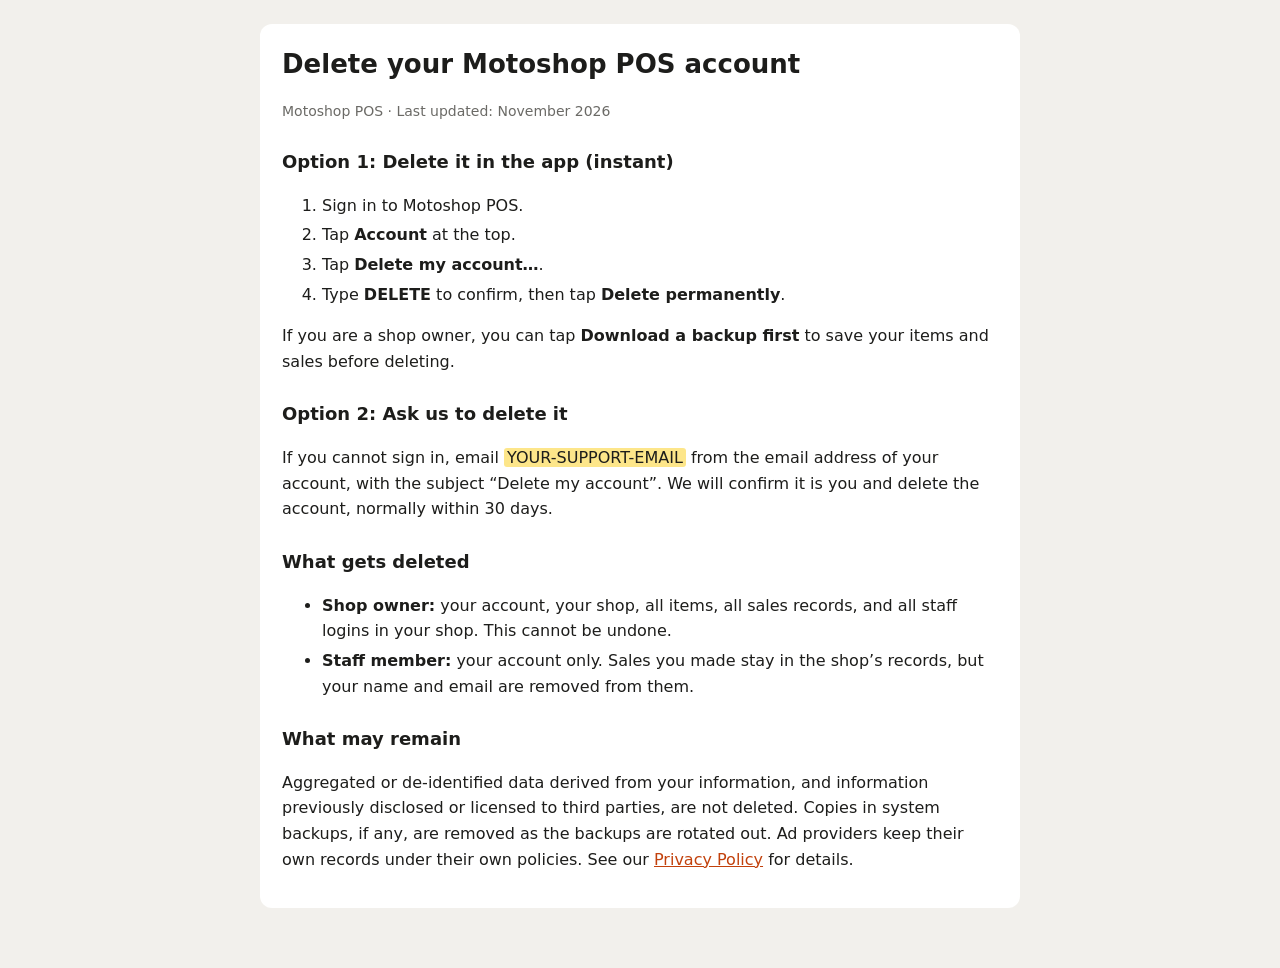
<file: delete-account.html>
<!DOCTYPE html>
<html lang="en"><head><meta charset="utf-8">
<meta name="viewport" content="width=device-width, initial-scale=1">
<title>Delete your account – Motoshop POS</title>
<style>
:root{--bg:#f2f0ec;--sf:#fff;--tx:#1d1d1b;--mu:#6b6a66;--ac:#c2410c}
@media(prefers-color-scheme:dark){:root{--bg:#171716;--sf:#232321;--tx:#eeece6;--mu:#a09e97;--ac:#ff7a2e}}
body{margin:0;background:var(--bg);color:var(--tx);font:16px/1.6 system-ui,-apple-system,"Segoe UI",Roboto,sans-serif}
main{max-width:760px;margin:0 auto;padding:24px 16px 60px}
article{background:var(--sf);border-radius:12px;padding:20px 22px}
h1{margin:0 0 4px;font-size:26px}h2{margin:26px 0 6px;font-size:18px}
.mu{color:var(--mu);font-size:14px}a{color:var(--ac)}
mark{background:#fde68a;color:#1d1d1b;padding:0 3px;border-radius:3px}
li{margin:4px 0}
</style></head><body><main><article>
<h1>Delete your Motoshop POS account</h1>
<p class="mu">Motoshop POS &middot; Last updated: November 2026</p>

<h2>Option 1: Delete it in the app (instant)</h2>
<ol>
<li>Sign in to Motoshop POS.</li>
<li>Tap <strong>Account</strong> at the top.</li>
<li>Tap <strong>Delete my account&hellip;</strong>.</li>
<li>Type <strong>DELETE</strong> to confirm, then tap <strong>Delete permanently</strong>.</li>
</ol>
<p>If you are a shop owner, you can tap <strong>Download a backup first</strong> to save your items and sales before deleting.</p>

<h2>Option 2: Ask us to delete it</h2>
<p>If you cannot sign in, email <mark>YOUR-SUPPORT-EMAIL</mark> from the email address of your account, with the subject &ldquo;Delete my account&rdquo;. We will confirm it is you and delete the account, normally within 30 days.</p>

<h2>What gets deleted</h2>
<ul>
<li><strong>Shop owner:</strong> your account, your shop, all items, all sales records, and all staff logins in your shop. This cannot be undone.</li>
<li><strong>Staff member:</strong> your account only. Sales you made stay in the shop&rsquo;s records, but your name and email are removed from them.</li>
</ul>

<h2>What may remain</h2>
<p>Aggregated or de-identified data derived from your information, and information previously disclosed or licensed to third parties, are not deleted. Copies in system backups, if any, are removed as the backups are rotated out. Ad providers keep their own records under their own policies. See our <a href="privacy.html">Privacy Policy</a> for details.</p>
</article></main></body></html>
</file>
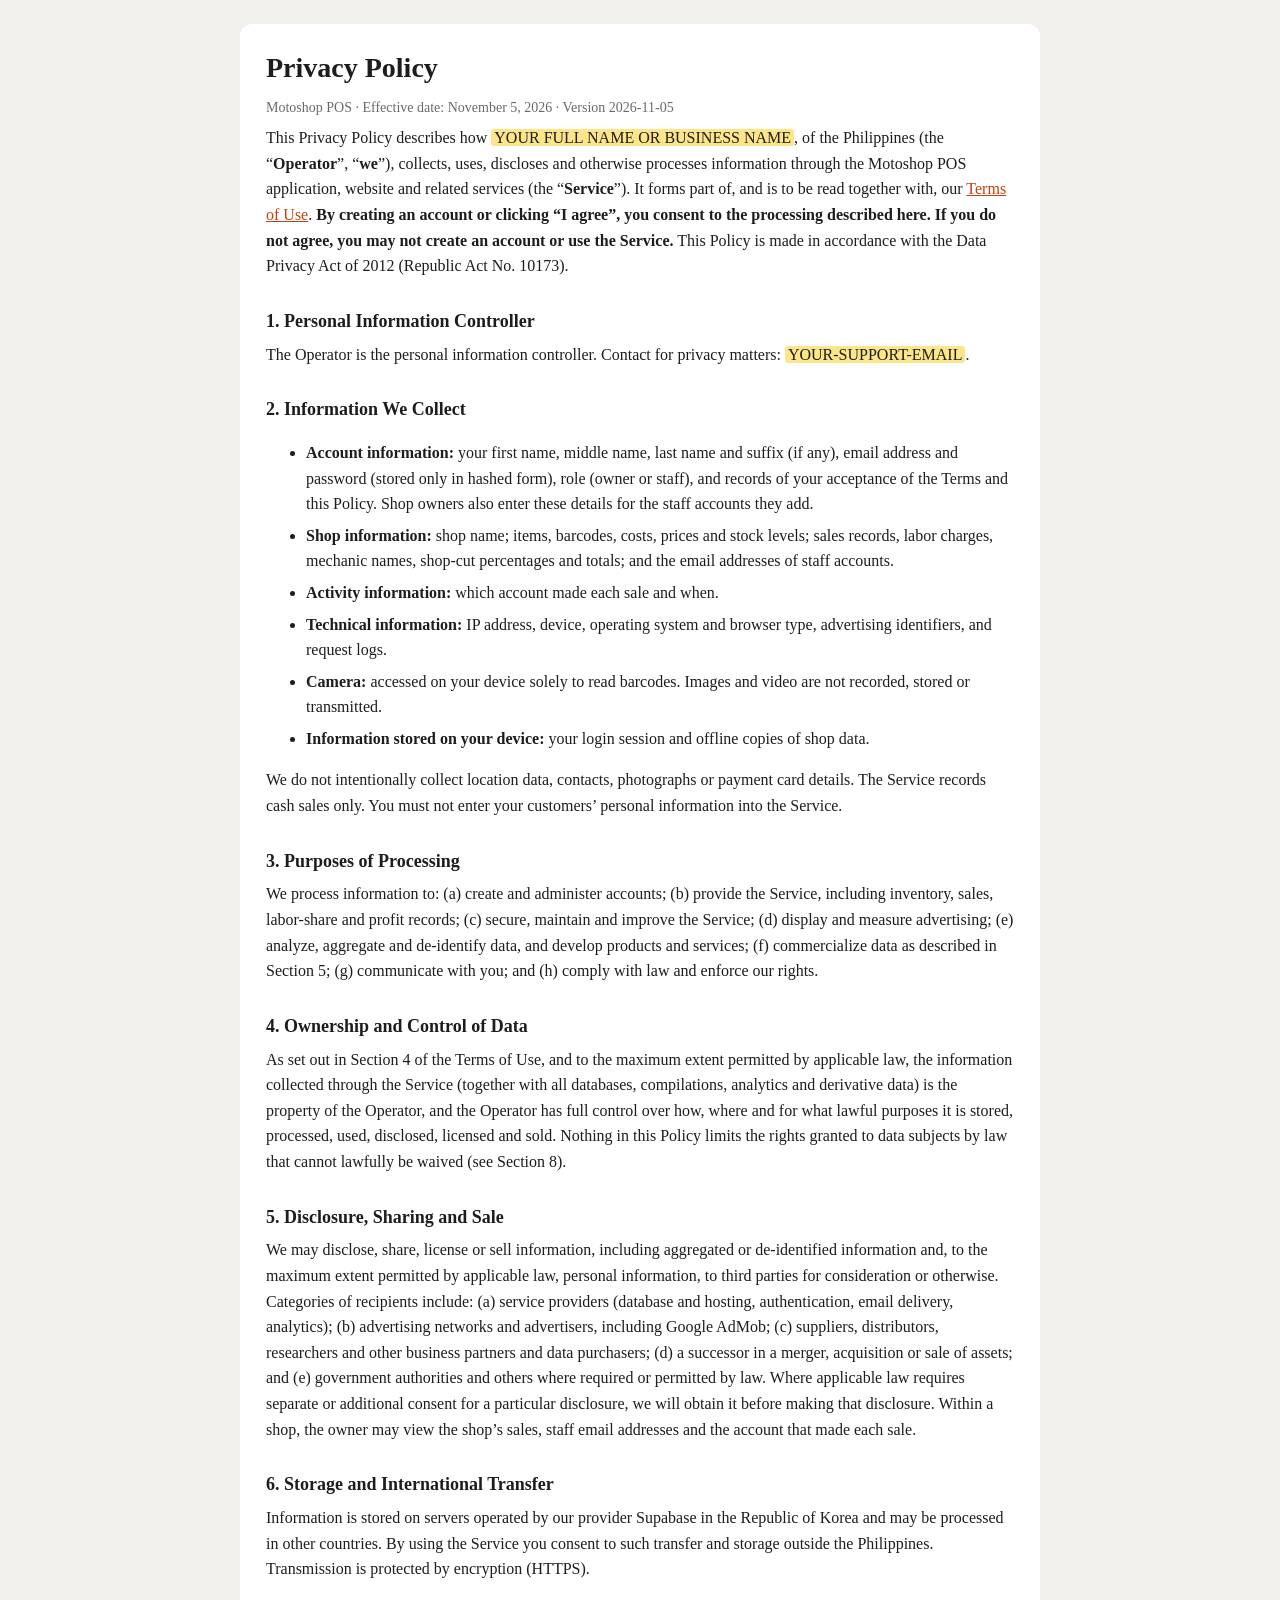
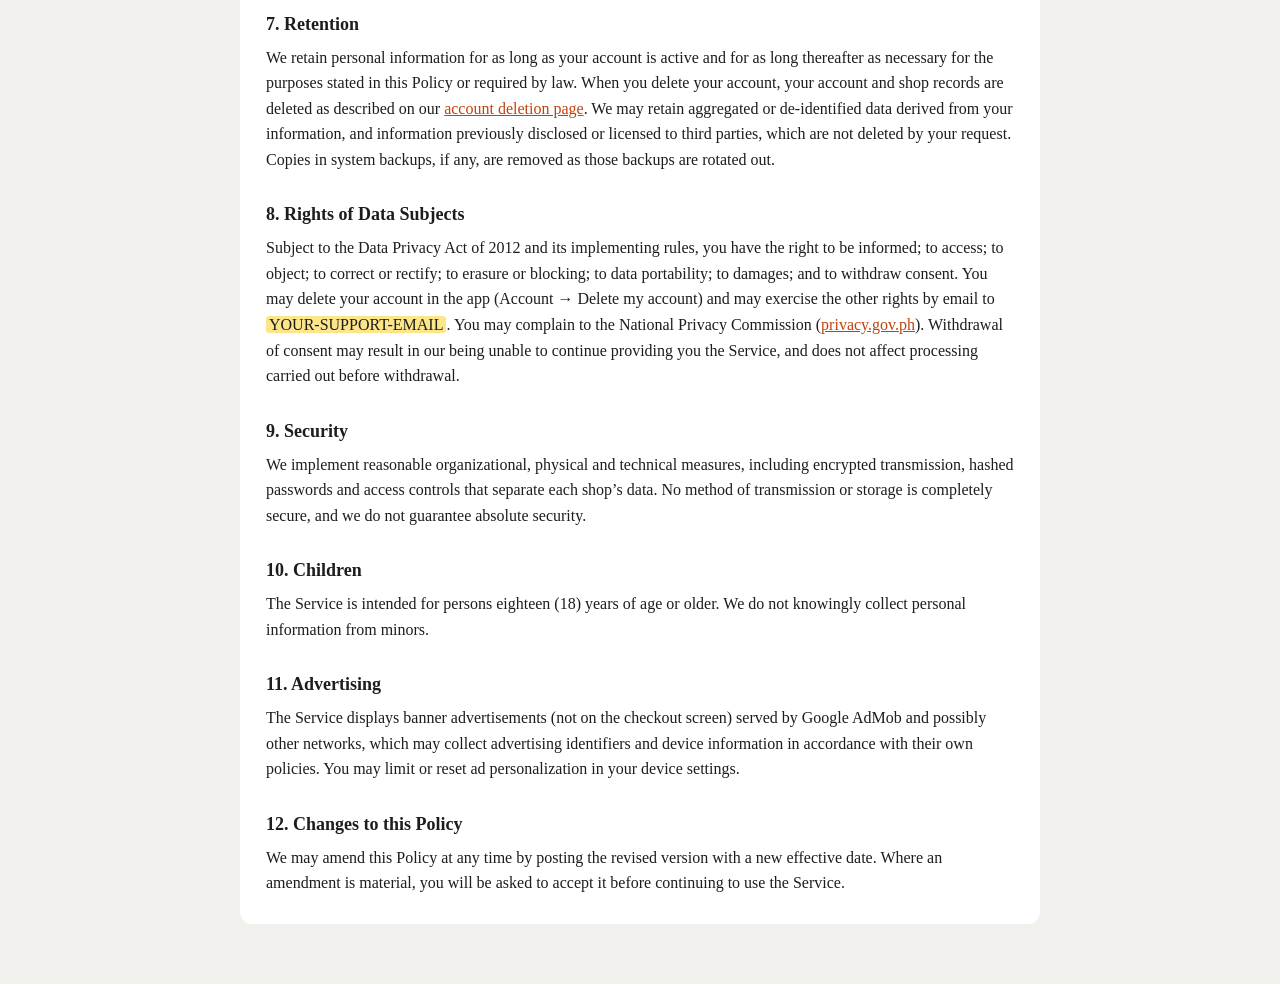
<file: privacy.html>
<!DOCTYPE html>
<html lang="en"><head><meta charset="utf-8">
<meta name="viewport" content="width=device-width, initial-scale=1">
<title>Privacy Policy – Motoshop POS</title>
<style>
:root{--bg:#f2f0ec;--sf:#fff;--tx:#1d1d1b;--mu:#6b6a66;--ac:#c2410c}
@media(prefers-color-scheme:dark){:root{--bg:#171716;--sf:#232321;--tx:#eeece6;--mu:#a09e97;--ac:#ff7a2e}}
body{margin:0;background:var(--bg);color:var(--tx);font:16px/1.6 Georgia,"Times New Roman",serif}
main{max-width:800px;margin:0 auto;padding:24px 16px 60px}
article{background:var(--sf);border-radius:12px;padding:22px 26px}
h1{margin:0 0 4px;font-size:28px}h2{margin:28px 0 6px;font-size:18px}
.mu{color:var(--mu);font-size:14px}a{color:var(--ac)}
mark{background:#fde68a;color:#1d1d1b;padding:0 3px;border-radius:3px}
li,p{margin:6px 0}
</style></head><body><main><article>
<h1>Privacy Policy</h1>
<p class="mu">Motoshop POS &middot; Effective date: November 5, 2026 &middot; Version 2026-11-05</p>
<p>This Privacy Policy describes how <mark>YOUR FULL NAME OR BUSINESS NAME</mark>, of the Philippines (the &ldquo;<strong>Operator</strong>&rdquo;, &ldquo;<strong>we</strong>&rdquo;), collects, uses, discloses and otherwise processes information through the Motoshop POS application, website and related services (the &ldquo;<strong>Service</strong>&rdquo;). It forms part of, and is to be read together with, our <a href="terms.html">Terms of Use</a>. <strong>By creating an account or clicking &ldquo;I agree&rdquo;, you consent to the processing described here. If you do not agree, you may not create an account or use the Service.</strong> This Policy is made in accordance with the Data Privacy Act of 2012 (Republic Act No. 10173).</p>

<h2>1. Personal Information Controller</h2>
<p>The Operator is the personal information controller. Contact for privacy matters: <mark>YOUR-SUPPORT-EMAIL</mark>.</p>

<h2>2. Information We Collect</h2>
<ul>
<li><strong>Account information:</strong> your first name, middle name, last name and suffix (if any), email address and password (stored only in hashed form), role (owner or staff), and records of your acceptance of the Terms and this Policy. Shop owners also enter these details for the staff accounts they add.</li>
<li><strong>Shop information:</strong> shop name; items, barcodes, costs, prices and stock levels; sales records, labor charges, mechanic names, shop-cut percentages and totals; and the email addresses of staff accounts.</li>
<li><strong>Activity information:</strong> which account made each sale and when.</li>
<li><strong>Technical information:</strong> IP address, device, operating system and browser type, advertising identifiers, and request logs.</li>
<li><strong>Camera:</strong> accessed on your device solely to read barcodes. Images and video are not recorded, stored or transmitted.</li>
<li><strong>Information stored on your device:</strong> your login session and offline copies of shop data.</li>
</ul>
<p>We do not intentionally collect location data, contacts, photographs or payment card details. The Service records cash sales only. You must not enter your customers&rsquo; personal information into the Service.</p>

<h2>3. Purposes of Processing</h2>
<p>We process information to: (a) create and administer accounts; (b) provide the Service, including inventory, sales, labor-share and profit records; (c) secure, maintain and improve the Service; (d) display and measure advertising; (e) analyze, aggregate and de-identify data, and develop products and services; (f) commercialize data as described in Section 5; (g) communicate with you; and (h) comply with law and enforce our rights.</p>

<h2>4. Ownership and Control of Data</h2>
<p>As set out in Section 4 of the Terms of Use, and to the maximum extent permitted by applicable law, the information collected through the Service (together with all databases, compilations, analytics and derivative data) is the property of the Operator, and the Operator has full control over how, where and for what lawful purposes it is stored, processed, used, disclosed, licensed and sold. Nothing in this Policy limits the rights granted to data subjects by law that cannot lawfully be waived (see Section 8).</p>

<h2>5. Disclosure, Sharing and Sale</h2>
<p>We may disclose, share, license or sell information, including aggregated or de-identified information and, to the maximum extent permitted by applicable law, personal information, to third parties for consideration or otherwise. Categories of recipients include: (a) service providers (database and hosting, authentication, email delivery, analytics); (b) advertising networks and advertisers, including Google AdMob; (c) suppliers, distributors, researchers and other business partners and data purchasers; (d) a successor in a merger, acquisition or sale of assets; and (e) government authorities and others where required or permitted by law. Where applicable law requires separate or additional consent for a particular disclosure, we will obtain it before making that disclosure. Within a shop, the owner may view the shop&rsquo;s sales, staff email addresses and the account that made each sale.</p>

<h2>6. Storage and International Transfer</h2>
<p>Information is stored on servers operated by our provider Supabase in the Republic of Korea and may be processed in other countries. By using the Service you consent to such transfer and storage outside the Philippines. Transmission is protected by encryption (HTTPS).</p>

<h2>7. Retention</h2>
<p>We retain personal information for as long as your account is active and for as long thereafter as necessary for the purposes stated in this Policy or required by law. When you delete your account, your account and shop records are deleted as described on our <a href="delete-account.html">account deletion page</a>. We may retain aggregated or de-identified data derived from your information, and information previously disclosed or licensed to third parties, which are not deleted by your request. Copies in system backups, if any, are removed as those backups are rotated out.</p>

<h2>8. Rights of Data Subjects</h2>
<p>Subject to the Data Privacy Act of 2012 and its implementing rules, you have the right to be informed; to access; to object; to correct or rectify; to erasure or blocking; to data portability; to damages; and to withdraw consent. You may delete your account in the app (Account &rarr; Delete my account) and may exercise the other rights by email to <mark>YOUR-SUPPORT-EMAIL</mark>. You may complain to the National Privacy Commission (<a href="https://privacy.gov.ph" rel="noopener">privacy.gov.ph</a>). Withdrawal of consent may result in our being unable to continue providing you the Service, and does not affect processing carried out before withdrawal.</p>

<h2>9. Security</h2>
<p>We implement reasonable organizational, physical and technical measures, including encrypted transmission, hashed passwords and access controls that separate each shop&rsquo;s data. No method of transmission or storage is completely secure, and we do not guarantee absolute security.</p>

<h2>10. Children</h2>
<p>The Service is intended for persons eighteen (18) years of age or older. We do not knowingly collect personal information from minors.</p>

<h2>11. Advertising</h2>
<p>The Service displays banner advertisements (not on the checkout screen) served by Google AdMob and possibly other networks, which may collect advertising identifiers and device information in accordance with their own policies. You may limit or reset ad personalization in your device settings.</p>

<h2>12. Changes to this Policy</h2>
<p>We may amend this Policy at any time by posting the revised version with a new effective date. Where an amendment is material, you will be asked to accept it before continuing to use the Service.</p>
</article></main></body></html>
</file>
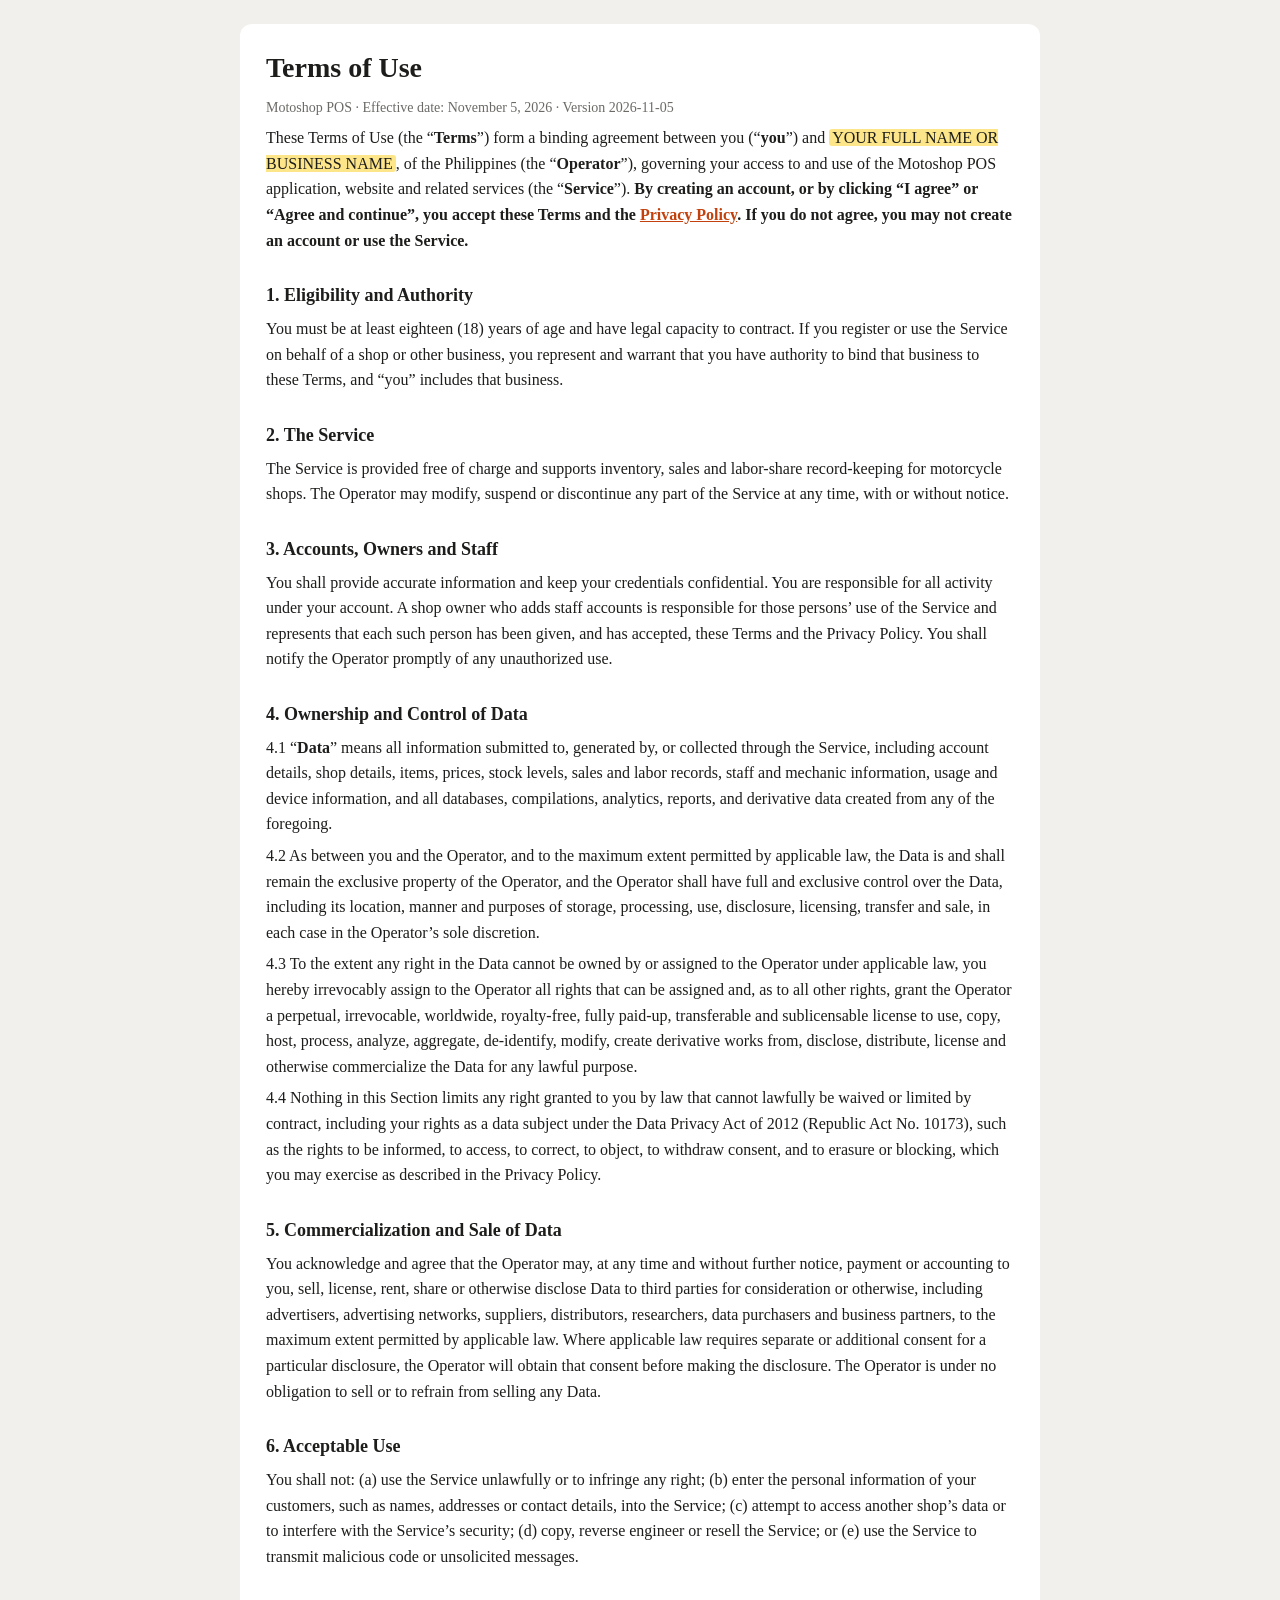
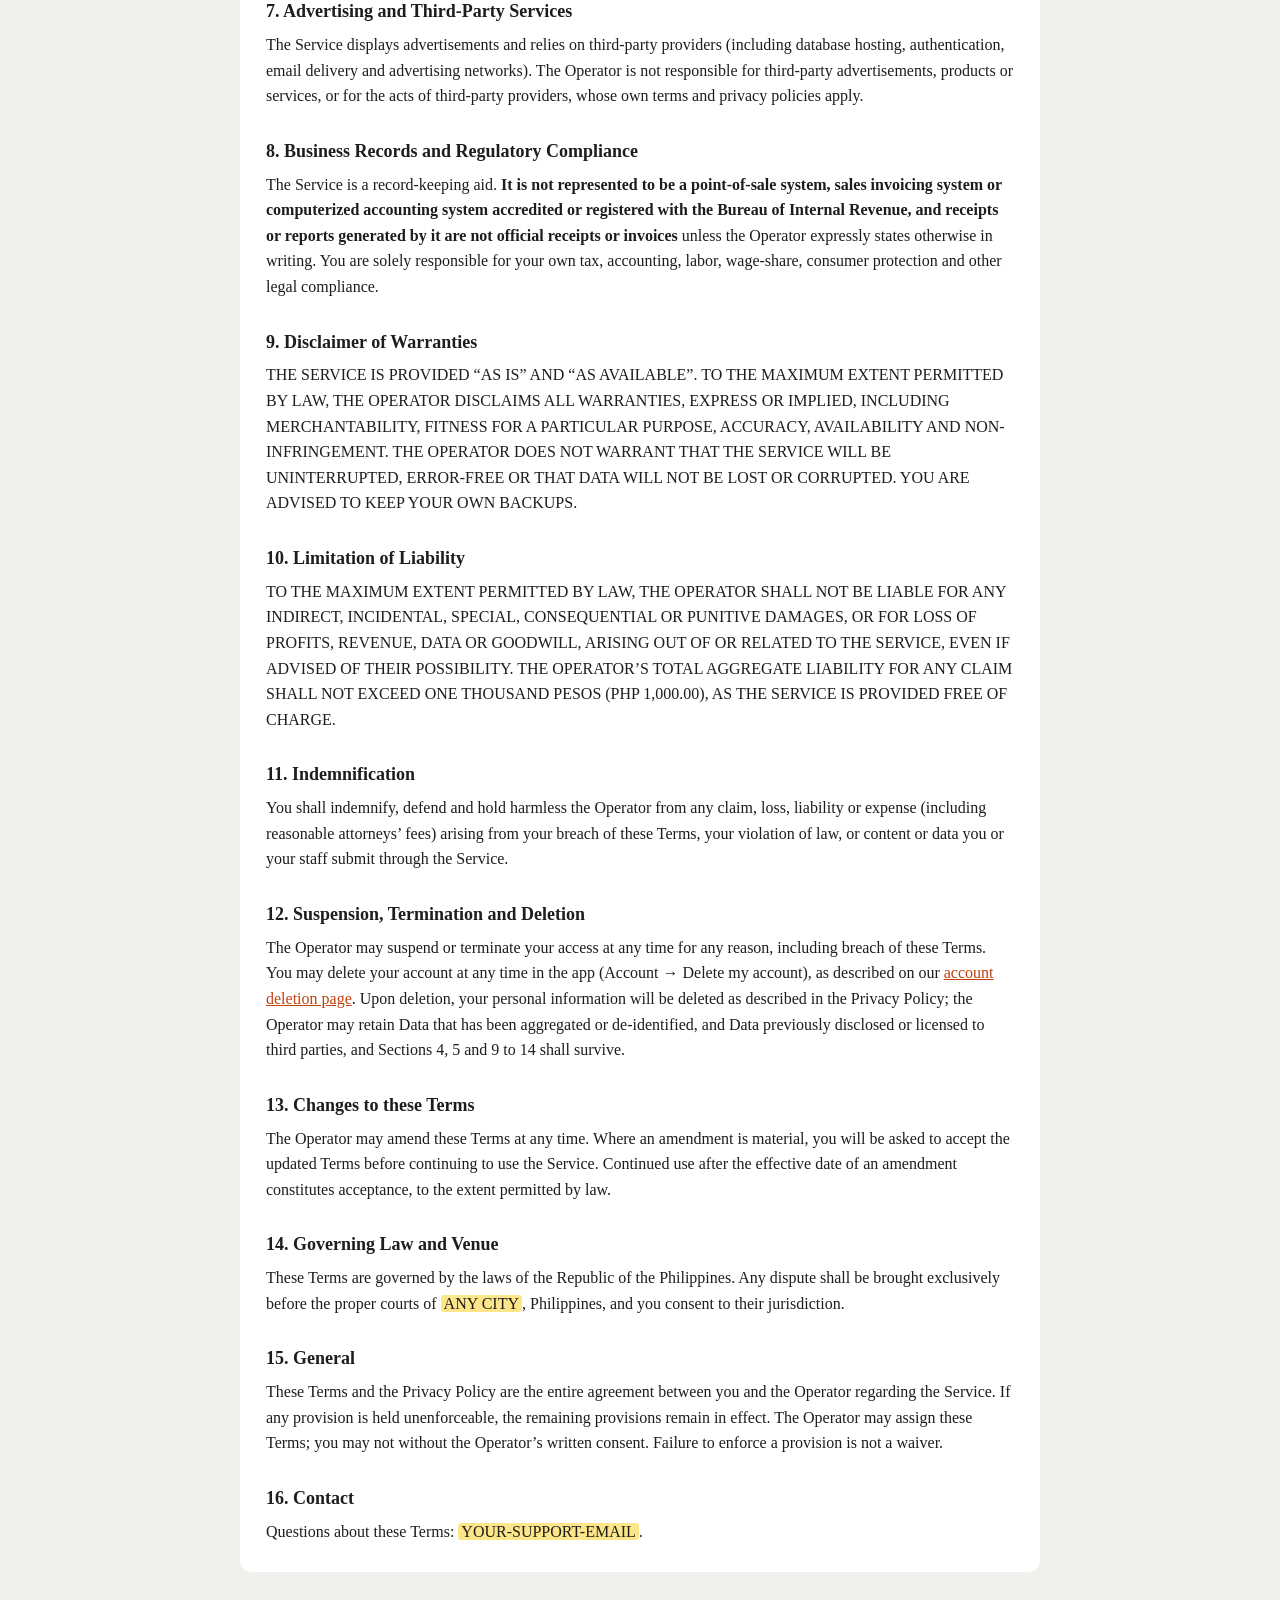
<file: terms.html>
<!DOCTYPE html>
<html lang="en"><head><meta charset="utf-8">
<meta name="viewport" content="width=device-width, initial-scale=1">
<title>Terms of Use – Motoshop POS</title>
<style>
:root{--bg:#f2f0ec;--sf:#fff;--tx:#1d1d1b;--mu:#6b6a66;--ac:#c2410c}
@media(prefers-color-scheme:dark){:root{--bg:#171716;--sf:#232321;--tx:#eeece6;--mu:#a09e97;--ac:#ff7a2e}}
body{margin:0;background:var(--bg);color:var(--tx);font:16px/1.6 Georgia,"Times New Roman",serif}
main{max-width:800px;margin:0 auto;padding:24px 16px 60px}
article{background:var(--sf);border-radius:12px;padding:22px 26px}
h1{margin:0 0 4px;font-size:28px}h2{margin:28px 0 6px;font-size:18px}
.mu{color:var(--mu);font-size:14px}a{color:var(--ac)}
mark{background:#fde68a;color:#1d1d1b;padding:0 3px;border-radius:3px}
li,p{margin:6px 0}
</style></head><body><main><article>
<h1>Terms of Use</h1>
<p class="mu">Motoshop POS &middot; Effective date: November 5, 2026 &middot; Version 2026-11-05</p>
<p>These Terms of Use (the &ldquo;<strong>Terms</strong>&rdquo;) form a binding agreement between you (&ldquo;<strong>you</strong>&rdquo;) and <mark>YOUR FULL NAME OR BUSINESS NAME</mark>, of the Philippines (the &ldquo;<strong>Operator</strong>&rdquo;), governing your access to and use of the Motoshop POS application, website and related services (the &ldquo;<strong>Service</strong>&rdquo;). <strong>By creating an account, or by clicking &ldquo;I agree&rdquo; or &ldquo;Agree and continue&rdquo;, you accept these Terms and the <a href="privacy.html">Privacy Policy</a>. If you do not agree, you may not create an account or use the Service.</strong></p>

<h2>1. Eligibility and Authority</h2>
<p>You must be at least eighteen (18) years of age and have legal capacity to contract. If you register or use the Service on behalf of a shop or other business, you represent and warrant that you have authority to bind that business to these Terms, and &ldquo;you&rdquo; includes that business.</p>

<h2>2. The Service</h2>
<p>The Service is provided free of charge and supports inventory, sales and labor-share record-keeping for motorcycle shops. The Operator may modify, suspend or discontinue any part of the Service at any time, with or without notice.</p>

<h2>3. Accounts, Owners and Staff</h2>
<p>You shall provide accurate information and keep your credentials confidential. You are responsible for all activity under your account. A shop owner who adds staff accounts is responsible for those persons&rsquo; use of the Service and represents that each such person has been given, and has accepted, these Terms and the Privacy Policy. You shall notify the Operator promptly of any unauthorized use.</p>

<h2>4. Ownership and Control of Data</h2>
<p>4.1 &ldquo;<strong>Data</strong>&rdquo; means all information submitted to, generated by, or collected through the Service, including account details, shop details, items, prices, stock levels, sales and labor records, staff and mechanic information, usage and device information, and all databases, compilations, analytics, reports, and derivative data created from any of the foregoing.</p>
<p>4.2 As between you and the Operator, and to the maximum extent permitted by applicable law, the Data is and shall remain the exclusive property of the Operator, and the Operator shall have full and exclusive control over the Data, including its location, manner and purposes of storage, processing, use, disclosure, licensing, transfer and sale, in each case in the Operator&rsquo;s sole discretion.</p>
<p>4.3 To the extent any right in the Data cannot be owned by or assigned to the Operator under applicable law, you hereby irrevocably assign to the Operator all rights that can be assigned and, as to all other rights, grant the Operator a perpetual, irrevocable, worldwide, royalty-free, fully paid-up, transferable and sublicensable license to use, copy, host, process, analyze, aggregate, de-identify, modify, create derivative works from, disclose, distribute, license and otherwise commercialize the Data for any lawful purpose.</p>
<p>4.4 Nothing in this Section limits any right granted to you by law that cannot lawfully be waived or limited by contract, including your rights as a data subject under the Data Privacy Act of 2012 (Republic Act No. 10173), such as the rights to be informed, to access, to correct, to object, to withdraw consent, and to erasure or blocking, which you may exercise as described in the Privacy Policy.</p>

<h2>5. Commercialization and Sale of Data</h2>
<p>You acknowledge and agree that the Operator may, at any time and without further notice, payment or accounting to you, sell, license, rent, share or otherwise disclose Data to third parties for consideration or otherwise, including advertisers, advertising networks, suppliers, distributors, researchers, data purchasers and business partners, to the maximum extent permitted by applicable law. Where applicable law requires separate or additional consent for a particular disclosure, the Operator will obtain that consent before making the disclosure. The Operator is under no obligation to sell or to refrain from selling any Data.</p>

<h2>6. Acceptable Use</h2>
<p>You shall not: (a) use the Service unlawfully or to infringe any right; (b) enter the personal information of your customers, such as names, addresses or contact details, into the Service; (c) attempt to access another shop&rsquo;s data or to interfere with the Service&rsquo;s security; (d) copy, reverse engineer or resell the Service; or (e) use the Service to transmit malicious code or unsolicited messages.</p>

<h2>7. Advertising and Third-Party Services</h2>
<p>The Service displays advertisements and relies on third-party providers (including database hosting, authentication, email delivery and advertising networks). The Operator is not responsible for third-party advertisements, products or services, or for the acts of third-party providers, whose own terms and privacy policies apply.</p>

<h2>8. Business Records and Regulatory Compliance</h2>
<p>The Service is a record-keeping aid. <strong>It is not represented to be a point-of-sale system, sales invoicing system or computerized accounting system accredited or registered with the Bureau of Internal Revenue, and receipts or reports generated by it are not official receipts or invoices</strong> unless the Operator expressly states otherwise in writing. You are solely responsible for your own tax, accounting, labor, wage-share, consumer protection and other legal compliance.</p>

<h2>9. Disclaimer of Warranties</h2>
<p>THE SERVICE IS PROVIDED &ldquo;AS IS&rdquo; AND &ldquo;AS AVAILABLE&rdquo;. TO THE MAXIMUM EXTENT PERMITTED BY LAW, THE OPERATOR DISCLAIMS ALL WARRANTIES, EXPRESS OR IMPLIED, INCLUDING MERCHANTABILITY, FITNESS FOR A PARTICULAR PURPOSE, ACCURACY, AVAILABILITY AND NON-INFRINGEMENT. THE OPERATOR DOES NOT WARRANT THAT THE SERVICE WILL BE UNINTERRUPTED, ERROR-FREE OR THAT DATA WILL NOT BE LOST OR CORRUPTED. YOU ARE ADVISED TO KEEP YOUR OWN BACKUPS.</p>

<h2>10. Limitation of Liability</h2>
<p>TO THE MAXIMUM EXTENT PERMITTED BY LAW, THE OPERATOR SHALL NOT BE LIABLE FOR ANY INDIRECT, INCIDENTAL, SPECIAL, CONSEQUENTIAL OR PUNITIVE DAMAGES, OR FOR LOSS OF PROFITS, REVENUE, DATA OR GOODWILL, ARISING OUT OF OR RELATED TO THE SERVICE, EVEN IF ADVISED OF THEIR POSSIBILITY. THE OPERATOR&rsquo;S TOTAL AGGREGATE LIABILITY FOR ANY CLAIM SHALL NOT EXCEED ONE THOUSAND PESOS (PHP 1,000.00), AS THE SERVICE IS PROVIDED FREE OF CHARGE.</p>

<h2>11. Indemnification</h2>
<p>You shall indemnify, defend and hold harmless the Operator from any claim, loss, liability or expense (including reasonable attorneys&rsquo; fees) arising from your breach of these Terms, your violation of law, or content or data you or your staff submit through the Service.</p>

<h2>12. Suspension, Termination and Deletion</h2>
<p>The Operator may suspend or terminate your access at any time for any reason, including breach of these Terms. You may delete your account at any time in the app (Account &rarr; Delete my account), as described on our <a href="delete-account.html">account deletion page</a>. Upon deletion, your personal information will be deleted as described in the Privacy Policy; the Operator may retain Data that has been aggregated or de-identified, and Data previously disclosed or licensed to third parties, and Sections 4, 5 and 9 to 14 shall survive.</p>

<h2>13. Changes to these Terms</h2>
<p>The Operator may amend these Terms at any time. Where an amendment is material, you will be asked to accept the updated Terms before continuing to use the Service. Continued use after the effective date of an amendment constitutes acceptance, to the extent permitted by law.</p>

<h2>14. Governing Law and Venue</h2>
<p>These Terms are governed by the laws of the Republic of the Philippines. Any dispute shall be brought exclusively before the proper courts of <mark>ANY CITY</mark>, Philippines, and you consent to their jurisdiction.</p>

<h2>15. General</h2>
<p>These Terms and the Privacy Policy are the entire agreement between you and the Operator regarding the Service. If any provision is held unenforceable, the remaining provisions remain in effect. The Operator may assign these Terms; you may not without the Operator&rsquo;s written consent. Failure to enforce a provision is not a waiver.</p>

<h2>16. Contact</h2>
<p>Questions about these Terms: <mark>YOUR-SUPPORT-EMAIL</mark>.</p>
</article></main></body></html>
</file>
